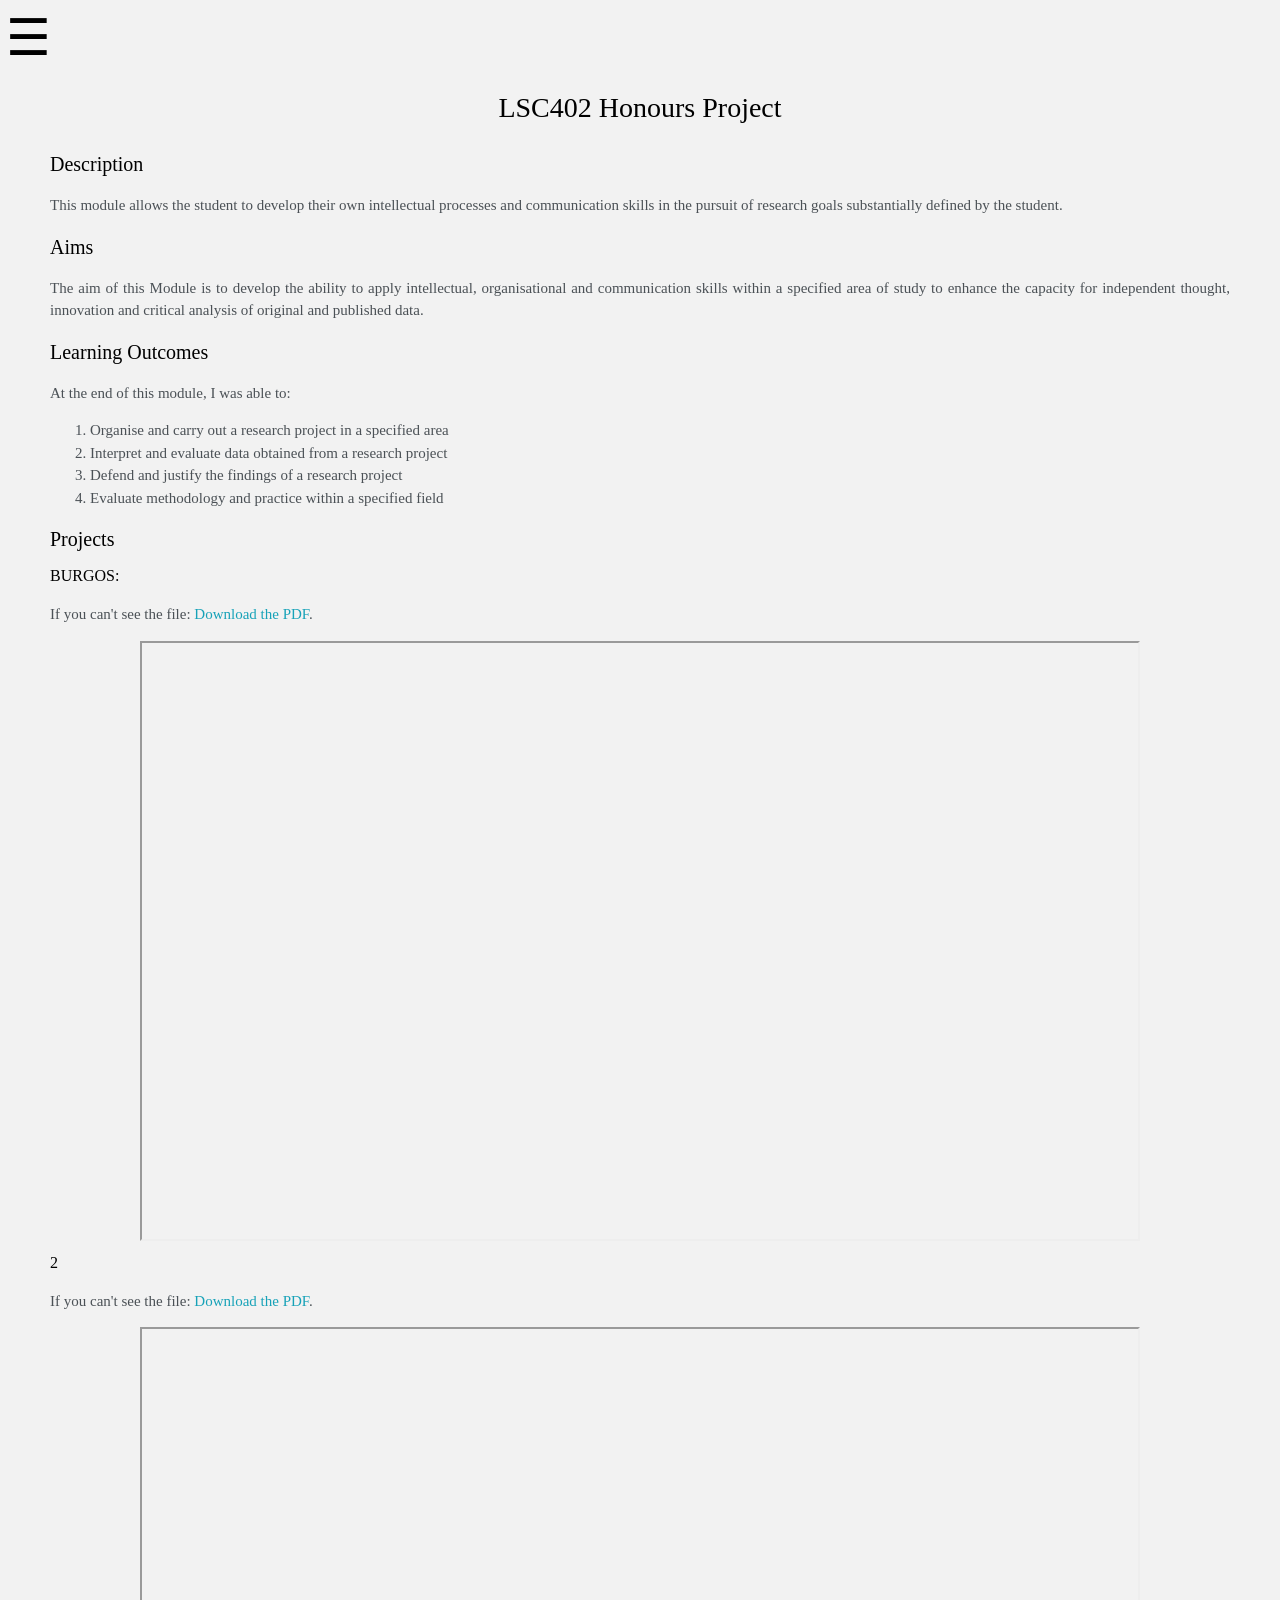
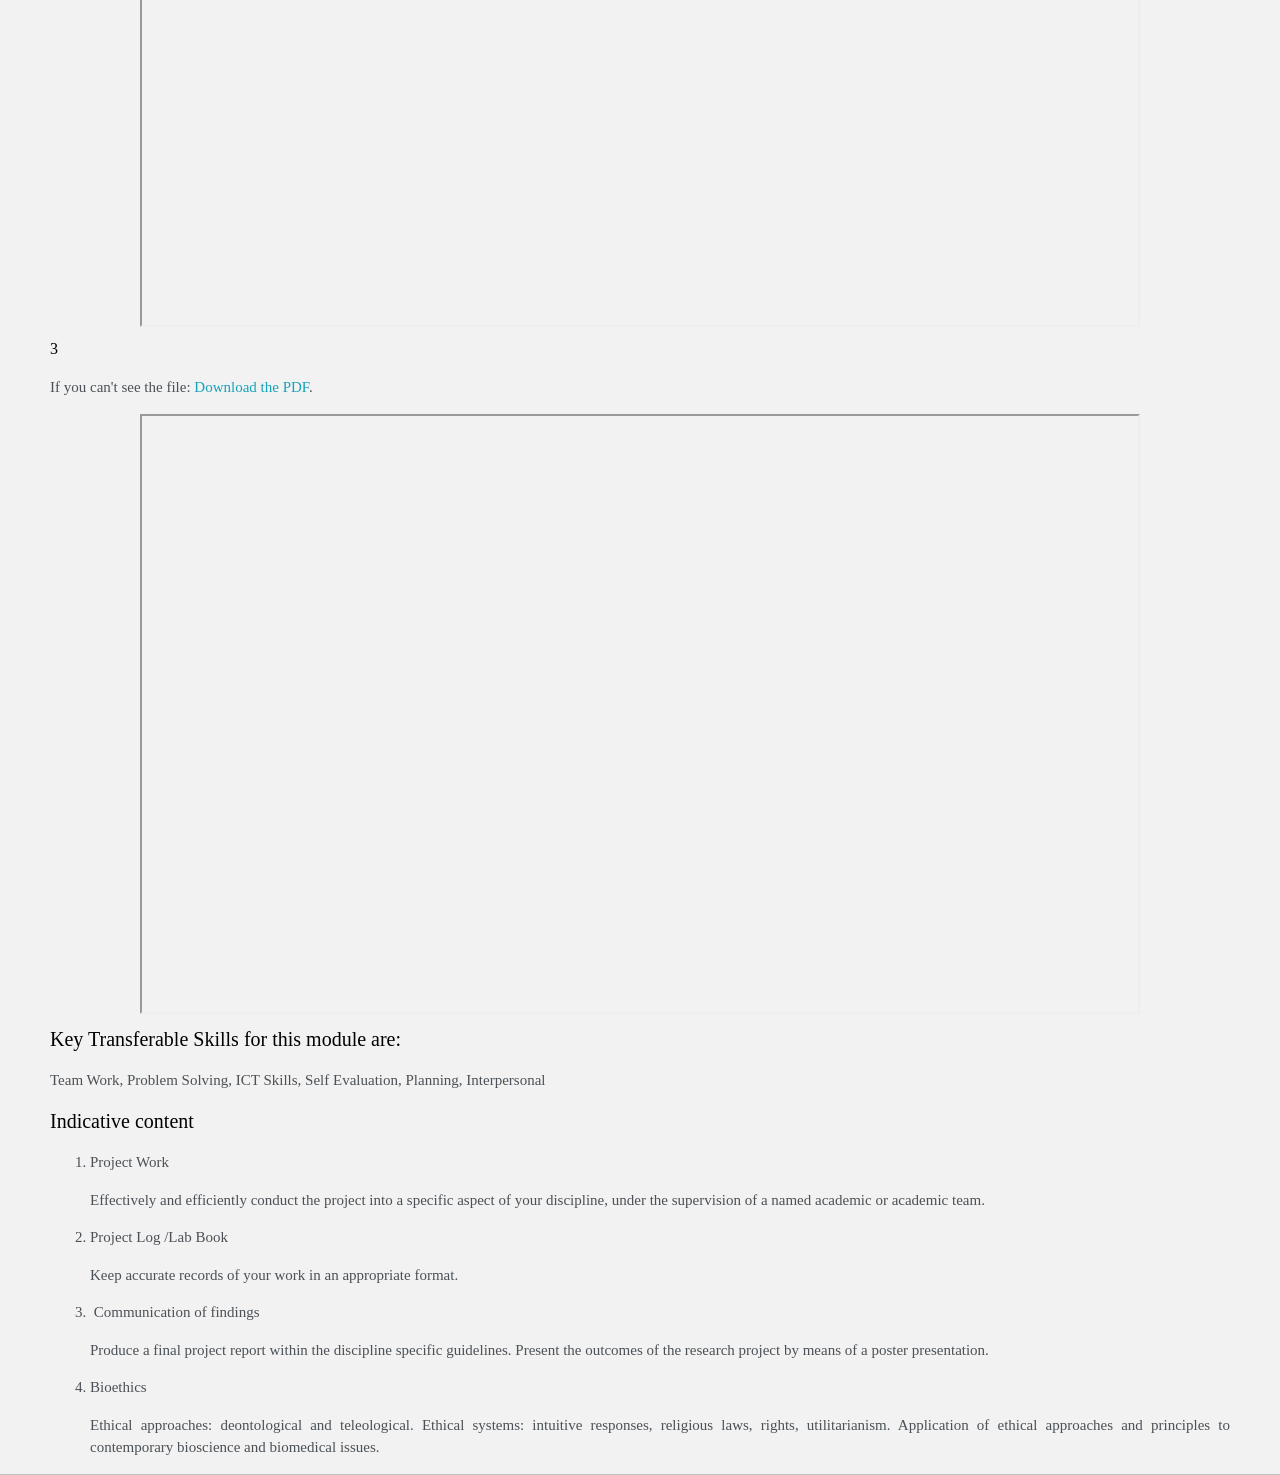
<file: p1.html>
<!DOCTYPE html>
<html>
<head>
    <title>LSC402 Honours Project</title>
    <meta name="viewport" content="width=device-width, initial-scale=1, maximum-scale=1, minimum-scale=1" />
    <link href="https://fonts.googleapis.com/css2?family=Russo+One&display=swap" rel="stylesheet">
    <link href="https://fonts.googleapis.com/css2?family=Roboto+Mono:wght@500&display=swap" rel="stylesheet">
    <link rel="stylesheet" href="https://www.w3schools.com/w3css/4/w3.css">
    <link rel="stylesheet" type="text/css" href="default.css">
		<link id="theme-style" rel="stylesheet" type="text/css" href="">

</head>
<body>
<section class="s2">
    <div class="sidebar" id="mySidebar">
        <button class="close-btn" onclick="w3_close()"> &times;</button>
        <ul class="menu">
        <li><a href="index.html" class="menu-item">Home</a></li>
        <li><a href="uni.html" class="menu-item">University</a></li>
		<li><a href="seh.html" class="menu-item">Event Helper</a></li>
		<li><a href="bal.html" class="menu-item">Basketball</a></li>


        </ul>
    </div>
    <div>
        <button class="menu-btn" onclick="w3_open()">&#9776;</button>
    </div>
	
	<div class="greeting-wrapper">
				
				<h3>LSC402 Honours Project</h3>
			</div>
    <div class="main-container">
	
	<h5>Description</h5>
		<p >This module allows the student to develop their own intellectual processes and communication skills in the pursuit of research goals substantially defined by the student. </p>

	<h5>Aims</h5>

		<p >The aim of this Module is to develop the ability to apply intellectual, organisational and communication skills within a specified area of study to enhance the capacity for independent thought, innovation and critical analysis of original and published data.</p>

        <h5>Learning Outcomes</h5>
		<P>At the end of this module, I was able to:</P>

		<ol>
					<li> Organise and carry out a research project in a specified area</li>
					<li> Interpret and evaluate data obtained from a research project</li>
					<li>Defend and justify the findings of a research project</li>
					<li> Evaluate methodology and practice within a specified field</li>
				</ol>
				
        <h5>Projects</h5>
		
		<h6>BURGOS: </h6>
       <object data="ELE010.pdf" type="application/pdf" width="600" height="400">
            <p>If you can't see the file:
            <a href="projects/PROYECTOS-3-BURGOS.pdf">Download the PDF</a>.</p>
        </object>
        <div class="pdfs-container">
            <iframe src="projects/PROYECTOS-3-BURGOS.pdf" width="1000" height="600"></iframe>
        </div>

        <h6>2</h6>

	   <object data="ELE010.pdf" type="application/pdf" width="600" height="400">
            <p>If you can't see the file:
            <a href="projects/PROYECTOS-3-BURGOS-PLATAF-AGUA-2.pdf">Download the PDF</a>.</p>
        </object>
		<div class="pdfs-container">
            <iframe src="projects/PROYECTOS-3-BURGOS-PLATAF-AGUA-2.pdf" width="1000" height="600"></iframe>
        </div>
		
		
        <h6>3</h6>

	   <object data="ELE010.pdf" type="application/pdf" width="600" height="400">
            <p>If you can't see the file:
            <a href="projects/PROYECTOS-3-BURGOS-RESIDENCIA.pdf">Download the PDF</a>.</p>
        </object>
		<div class="pdfs-container">
            <iframe src="projects/PROYECTOS-3-BURGOS-RESIDENCIA.pdf" width="1000" height="600"></iframe>
        </div>
		
		
		
		
				<h5>Key Transferable Skills for this module are:</h5>
		<p > Team Work, Problem Solving, ICT Skills, Self Evaluation, Planning, Interpersonal</p>
		
		
		
		<h5>Indicative content</h5>
		
		<ol>
					<li> Project Work</li>
					<p>Effectively and efficiently conduct the project into a specific aspect of your discipline, under the supervision of a named academic or academic team.</p>
					<li>⁠Project Log /Lab Book</li>
					<p>Keep accurate records of your work in an appropriate format.</p>
					<li>⁠ ⁠Communication of findings</li>
					<p>Produce a final project report within the discipline specific guidelines. Present the outcomes of the research project by means of a poster presentation.</p>
					<li>Bioethics</li>
					<p>Ethical approaches: deontological and teleological. Ethical systems: intuitive responses, religious laws, rights, utilitarianism. Application of ethical approaches and principles to contemporary bioscience and biomedical issues.</p>
				
				</ol>	

    </div>
</section>
<script src="script.js"></script>
</body>
</html>
</file>
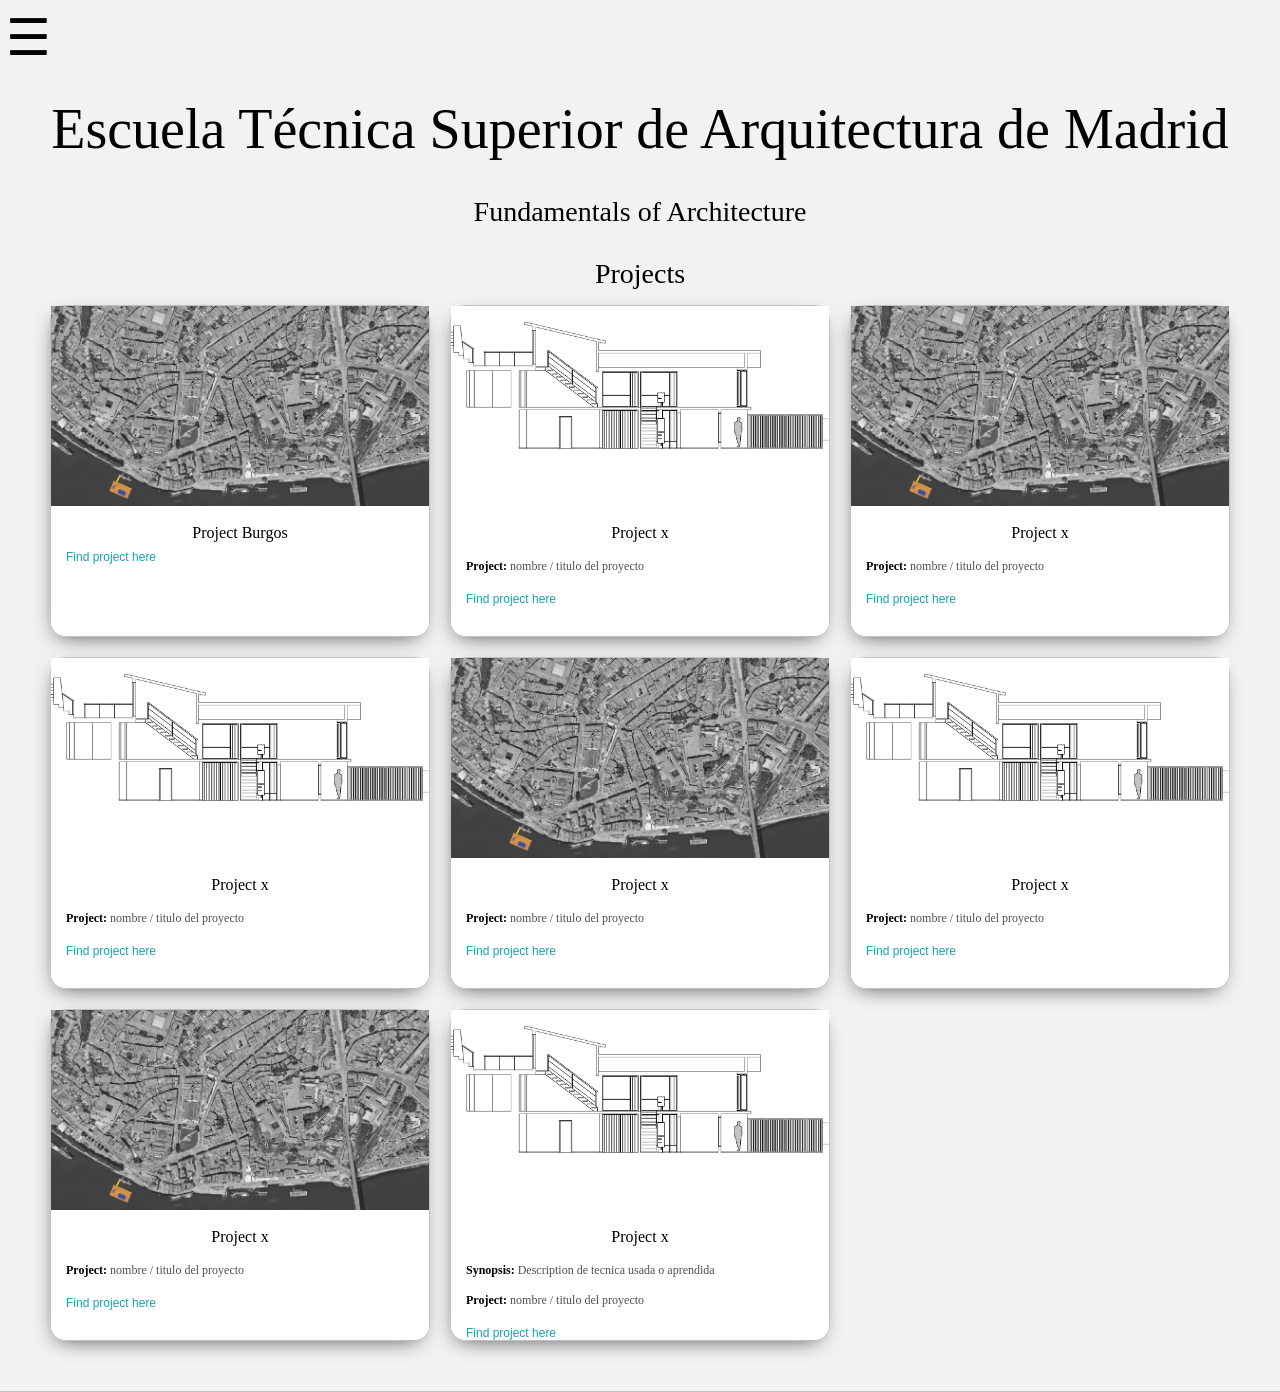
<file: universidad.html>
<!DOCTYPE html>
<html>
<head>
	<title>University Work</title>
	<meta name="viewport" content="width=device-width, initial-scale=1, maximum-scale=1, minimum-scale=1" />
	<link href="https://fonts.googleapis.com/css2?family=Russo+One&display=swap" rel="stylesheet">
	<link href="https://fonts.googleapis.com/css2?family=Roboto+Mono:wght@500&display=swap" rel="stylesheet">
	<link rel="stylesheet" href="https://www.w3schools.com/w3css/4/w3.css">

	<link rel="stylesheet" type="text/css" href="default.css">

</head>

<body>
<section class="s2">

<div class="sidebar" id="mySidebar">
    <button class="close-btn" onclick="w3_close()"> &times;</button>
    <ul class="menu">
        <li><a href="index.html" class="menu-item">Home</a></li>
        <li><a href="universidad.html" class="menu-item">University</a></li>
		<li><a href="car.html" class="menu-item">High-performance Athlete</a></li>
    </ul>
</div>

<div>
    <button class="menu-btn" onclick="w3_open()">&#9776;</button>
    </div>
</div>


			<div class="greeting-wrapper">
				<h1>Escuela Técnica Superior de Arquitectura de Madrid</h1>
				<h3>Fundamentals of Architecture</h3>
			</div>

			<h3 style="text-align: center;">Projects</h3>
			<div class="post-wrapper">
			
				<div>
					<div class="post1">
						<img class="thumbnail" src="images/sa1.jpg">
						<div class="post-preview">
							<h6 class="post-title">Project Burgos</h6>
							<a href="p1.html"style="font-size: 12px;">Find project here</a>
						</div>
					</div>
				</div>
				
				<div>
					<div class="post1">
						<img class="thumbnail" src="images/sa.jpg">
						<div class="post-preview">
							<h6 class="post-title">Project x</h6>
							<p class="post-intro nojusti"><strong>Project:</strong> nombre / titulo del proyecto</p>
							<a href="p2.html"style="font-size: 12px;">Find project here</a>
						</div>
					</div>
				</div>
				
				<div>
					<div class="post1">
						<img class="thumbnail" src="images/sa1.jpg">
						<div class="post-preview">
							<h6 class="post-title">Project x</h6>
							<p class="post-intro nojusti"><strong>Project:</strong> nombre / titulo del proyecto</p>
							<a href="p3.html"style="font-size: 12px;">Find project here</a>
						</div>
					</div>
				</div>
				
				<div>
					<div class="post1">
						<img class="thumbnail" src="images/sa.jpg">
						<div class="post-preview">
							<h6 class="post-title">Project x</h6>
							<p class="post-intro nojusti"><strong>Project:</strong> nombre / titulo del proyecto</p>
							<a href="p4.html"style="font-size: 12px;">Find project here</a>
						</div>
					</div>
				</div>
				
				<div>
					<div class="post1">
						<img class="thumbnail" src="images/sa1.jpg">
						<div class="post-preview">
							<h6 class="post-title">Project x</h6>
							<p class="post-intro nojusti"><strong>Project:</strong> nombre / titulo del proyecto</p>
							<a href="p5.html"style="font-size: 12px;">Find project here</a>
						</div>
					</div>
				</div>
				
				<div>
					<div class="post1">
						<img class="thumbnail" src="images/sa.jpg">
						<div class="post-preview">
							<h6 class="post-title">Project x</h6>
							<p class="post-intro nojusti"><strong>Project:</strong> nombre / titulo del proyecto</p>
							<a href="p6.html"style="font-size: 12px;">Find project here</a>
						</div>
					</div>
				</div>
				
				<div>
					<div class="post1">
						<img class="thumbnail" src="images/sa1.jpg">
						<div class="post-preview">
							<h6 class="post-title">Project x</h6>
							<p class="post-intro nojusti"><strong>Project:</strong> nombre / titulo del proyecto</p>
							<a href="p7.html"style="font-size: 12px;">Find project here</a>
						</div>
					</div>
				</div>
				
				<div>
					<div class="post1">
						<img class="thumbnail" src="images/sa.jpg">
						<div class="post-preview">
							<h6 class="post-title">Project x</h6>
							<p class="post-intro nojusti"><strong>Synopsis:</strong> Description de tecnica usada o aprendida</p>
							<p class="post-intro nojusti"><strong>Project:</strong> nombre / titulo del proyecto</p>
							<a href="p8.html"style="font-size: 12px;">Find project here</a>
						</div>
					</div>
				</div>
			</div>
		</div>
	
		
			</div>
		</div>
	</section>
	
	<script src="script.js"></script>


</body>
</html>
</file>
<file: default.css>
:root{
	--mainColor:#fff;
	--secondaryColor:#f2f2f2;

	--borderColor:#c1c1c1;

	--mainText:black;
	--secondaryText:#4b5156;

	--themeDotBorder:#24292e;

	--previewBg:rgb(251, 249, 243, 0.8);
	--previewShadow:#eaeaea;


	--buttonColor:black;


}


html, body{
	padding: 0;
	margin: 0;
	scroll-behavior: smooth;
	    height: 100%;

}

body *{
	transition: 0.3s;
}


h1, h2, h3, h4, h5, h6, strong{
	color: var(--mainText);
	font-family: 'Century Gothic';
}

p, li, span, label, input, textarea{
	color: var(--secondaryText);
	font-family: 'Century Gothic';
	text-align:justify;
}

a{
	text-decoration: none;
	color:#17a2b8;
}

ul{
	list-style: none;
}

h1 { font-size: 56px;}
h2 { font-size: 36px;}
h3 { font-size: 28px;}
h4 { font-size: 24px;}
h5 { font-size: 20px;}
h6 { font-size: 16px;}


.sidebar {
    position: fixed;
    width: 250px;
    height: 100%;
    background-color: #333;
    color: white;
    transition: transform 0.3s ease;
    transform: translateX(-100%);
    z-index: 1000;
    padding-top: 10px;
    padding-bottom: 20px;
}

.sidebar.show {
    transform: translateX(0);
}

.close-btn {
    position: absolute;
    top: 10px;
    right: 25px;
    font-size: 36px;
    background: none;
    border: none;
    color: white;
    cursor: pointer;
}

.menu {
    list-style-type: none;
    padding: 0;
}

.menu-item {
    display: block;
    padding: 10px 20px;
    text-decoration: none;
    color: white; /* Ensure the text is white */
    font-size: 18px;
    transition: background 0.3s ease, padding-left 0.3s ease;
}

.menu-item:hover {
    background-color: #575757;
    padding-left: 30px;
    color: white; /* Ensure the text remains white on hover */
}

.menu-btn {
    font-size: 50px;
    cursor: pointer;
    background: none;
    border: none;
}

.container {
    padding: 16px;
}

.s1{
	background-color: var(--mainColor);
	border-bottom:1px solid var(--borderColor);
	overflow:auto;
	height: 830px;
	padding-bottom: 10px;	
}

.s2{
	background-color: var(--secondaryColor);
	border-bottom:1px solid var(--borderColor);
	overflow:auto;
	height: auto;
}
.s3{
	background-color: var(--mainColor);
	border-bottom:1px solid var(--borderColor);
	overflow:auto;
}




.main-container{
	width: 1200px;
	margin: 0 auto;
	padding-left: 10px;
	padding-right: 10px;
}


.greeting-wrapper{
	display: grid;
	text-align: center;
	align-content: center;
	min-height: 3em;
	

}

.intro-wrapper{
	background-color: var(--secondaryColor);
	border:1px solid var(--borderColor);
	border-radius:5px 5px 0 0;

	-webkit-box-shadow: -1px 1px 3px -1px rgba(0,0,0,0.75);
	-moz-box-shadow: -1px 1px 3px -1px rgba(0,0,0,0.75);
	box-shadow: -1px 1px 3px -1px rgba(0,0,0,0.75);

	display: grid;
	grid-template-columns: 1fr 1fr;
	grid-template-areas: 
		'nav-wrapper nav-wrapper'
		'left-column right-column'
	;
}


.nav-wrapper{
	border-radius:5px 5px 0 0;
	grid-area:nav-wrapper;
	border-bottom: 1px solid var(--borderColor);
	display: flex;
	justify-content: space-between;
	align-items: center;
	background-color: var(--mainColor);
	padding-top: 10px;

}

#navigation a{
	color:var(--mainText);
}


#navigation{
	margin:0;
	padding: 10px;
}

#navigation li{
	display: inline-block;
	margin-right: 5px;
	margin-left:5px;
}

.dots-wrapper{
	display: flex;
	padding: 10px;
}

#dot-1{
	background-color:  #FC6058;
}

#dot-2{
	background-color:  #FEC02F;
}

#dot-3{
	background-color:  #2ACA3E;
}


.browser-dot{
	background-color: black;
	height: 15px;
	width: 15px;
	border-radius: 50%;
	margin: 5px;

	-webkit-box-shadow: -1px 1px 3px -1px rgba(0,0,0,0.75);
	-moz-box-shadow: -1px 1px 3px -1px rgba(0,0,0,0.75);
	box-shadow: -1px 1px 3px -1px rgba(0,0,0,0.75);

}


.left-column{
	grid-area: 2;
	padding-top:50px;
	padding-bottom: 50px;
	
}

#profile_pic{
	display: block;
	margin:0 auto;

	height: 500px;
	width: 350px;
	object-fit: cover;
	border:2px solid var(--borderColor);
}


#theme-options-wrapper{
	display: flex;
	justify-content: center;
}

.theme-dot{
	height: 17px;
	width: 17px;
	background-color: black;
	border-radius: 50%;

	margin: 5px;
	border:2px solid var(--themeDotBorder);

	-webkit-box-shadow: -1px 1px 3px -1px rgba(0,0,0,0.75);
	-moz-box-shadow: -1px 1px 3px -1px rgba(0,0,0,0.75);
	box-shadow: -1px 1px 3px -1px rgba(0,0,0,0.75);

	cursor: pointer;
}


.theme-dot:hover{
	border-width: 5px;
}


#light-mode{
	background-color: #fff;
}

#blue-mode{
	background-color: #192734;
}

#green-mode{
	background-color: #78866b;
}

#purple-mode{
	background-color: #7E4C74;
}

#settings-note{
	font-size: 12px;
	font-style: italic;
	text-align: center;
}

.right-column{
	grid-area: right-column;
	display: grid;
	padding-top: 20px;
	padding-bottom: 20px;
	height:660px;
}


#preview-shadow {
    background-color: var(--previewShadow);
    max-width: 500px;
    max-height: 780px;
    padding-left: 30px;
    padding-right: 30px;
    padding-top: 15px;
}

#preview{
	max-width: 600px;
	max-height:610px;
	border:1.5px solid #17a2b8;
	background-color: var(--previewBg);
	padding:15px;
	position: relative;
}

.corner{
	width:7px;
	height: 7px;
	border-radius: 50%;
	border:1.5px solid #17a2b8;
	background-color: #fff;
	position: absolute;
}

#corner-tl{
	top:-5px;
	left: -5px
}

#corner-tr{
	top:-5px;
	right: -5px
}


#corner-br{
	bottom:-5px;
	right: -5px
}


#corner-bl{
	bottom:-5px;
	left: -5px
}

.about-wrapper{
	display: grid;
	grid-template-columns: repeat(auto-fit, minmax(320px, 1fr));
	padding-bottom: 50px;
	padding-top: 50px;
	gap:100px;
}


#skills{
	display: flex;
	justify-content: space-evenly;
	background-color: var(--previewShadow);
}

.social-links{
	display: grid;
	align-content: center;
	text-align: center;
}

#social_img{
	width: 100%;
}


.post-wrapper{
	display: grid;
	grid-template-columns: repeat(auto-fit, 380px);
	gap:20px;
	justify-content: center;
	padding-bottom: 50px;
}

.post-wrapper1{
	display: grid;
	grid-template-columns: repeat(auto-fit, 285px);
	gap:20px;
	justify-content: center;
	padding-top:25px;
	padding-bottom: 50px;
}
.post{
	display: flex;
    flex-direction: column;
    justify-content: space-between;
    border: 1px solid var(--borderColor);
    -webkit-box-shadow: -2px 7px 21px -9px rgba(0,0,0,0.75);
    -moz-box-shadow: -2px 7px 21px -9px rgba(0,0,0,0.75);
    box-shadow: -2px 7px 21px -9px rgba(0,0,0,0.75);
    width: 500px; /* Fixed width */
    height: 395px; /* Fixed height */
    border-radius: 15px; /* Makes the borders round */
}
.post1{
	border: 1px solid var(--borderColor);
	-webkit-box-shadow: -2px 7px 21px -9px rgba(0,0,0,0.75);
	-moz-box-shadow: -2px 7px 21px -9px rgba(0,0,0,0.75);
	border-radius: 15px; /* Makes the borders round */
}


.thumbnail{
	display: block;
	width: 100%;
	height:200px;
	object-fit: cover;
}
.thumbnail1{
	display: block;
	width: 100%;
	height:150px;
	object-fit: cover;
}

.post-preview{
	background-color: #fff;
	padding:15px;
	flex-grow: 1;
	border-bottom-left-radius: 15px; /* Makes the bottom left corner round */
    border-bottom-right-radius: 15px;
	height: 130px;
}

.post-title{
	color:black;
	margin: 0;
	text-align: center;
}
.post-title1{
	color:black;
	margin: 0;
	text-align: center;
		padding-bottom:10px;
}

.post-intro{
	color:#4b5156;
	font-size: 12px;
}
.pdfs-container {
            display: flex;
            justify-content: center;
            align-items: center;
            /* Full viewport height height: 100vh; */
        }
.poster-container {
            display: flex;
            justify-content: center;
            align-items: center;
             height: 100vh;/* Full viewport height */
        }


#contact-form{
	display: block;
	max-width: 600px;
	margin: 0 auto;
	border: 1px solid var(--borderColor);
	padding: 15px;
	border-radius: 5px;
	background-color: var(--mainColor);
	margin-bottom: 50px;

}

#contact-form label{
	line-height: 2.7em;
}

#contact-form textarea{
	min-height: 100px;
	font-size: 14px;
}


.input-field{
	width: 100%;
	padding-top: 10px;
	padding-bottom:10px; 
	background-color: var(--secondaryColor);
	border-radius: 5px;
	border:1px solid var(--borderColor);
	font-size: 14px;
}


#submit-btn{
	margin-top: 10px;
	width: 100%;
	padding-top: 10px;
	padding-bottom:10px; 
	color: #fff;
	background-color: var(--buttonColor);
	border:none;
}


.mySlides {
    display: none;
}

img {
    vertical-align: middle;
}

/* Slideshow container */
.slideshow-container {
    max-width: 830px;
    position: relative;
    margin: auto;
    border: 5px solid #ddd;
    padding: 10px;
    border-radius: 10px;
    box-shadow: 0 4px 8px rgba(0, 0, 0, 0.1);
}

@keyframes fade {
    from {opacity: .4}
    to {opacity: 1}
}

/* On smaller screens, decrease text size */
@media only screen and (max-width: 300px) {
    .prev, .next, .text {font-size: 11px}
}

/* Centering the slideshow container */
.slideshow-container {
    display: flex;
    justify-content: center;
    align-items: center;
}

@media screen and (max-width: 800px){
	.intro-wrapper{
		grid-template-columns: 1fr;
		grid-template-areas: 
			'nav-wrapper'
			'left-column'
			'right-column'
		;
	}

	.right-column{
		justify-content: center;
	}

}

@media screen and (max-width: 400px){
	#preview-shadow{
		max-width: 280px;
		height: 180px;
		padding-left: 10px;
		padding-top: 10px;
	}

	#preview{
		width: 280px;

	}

}
</file>
